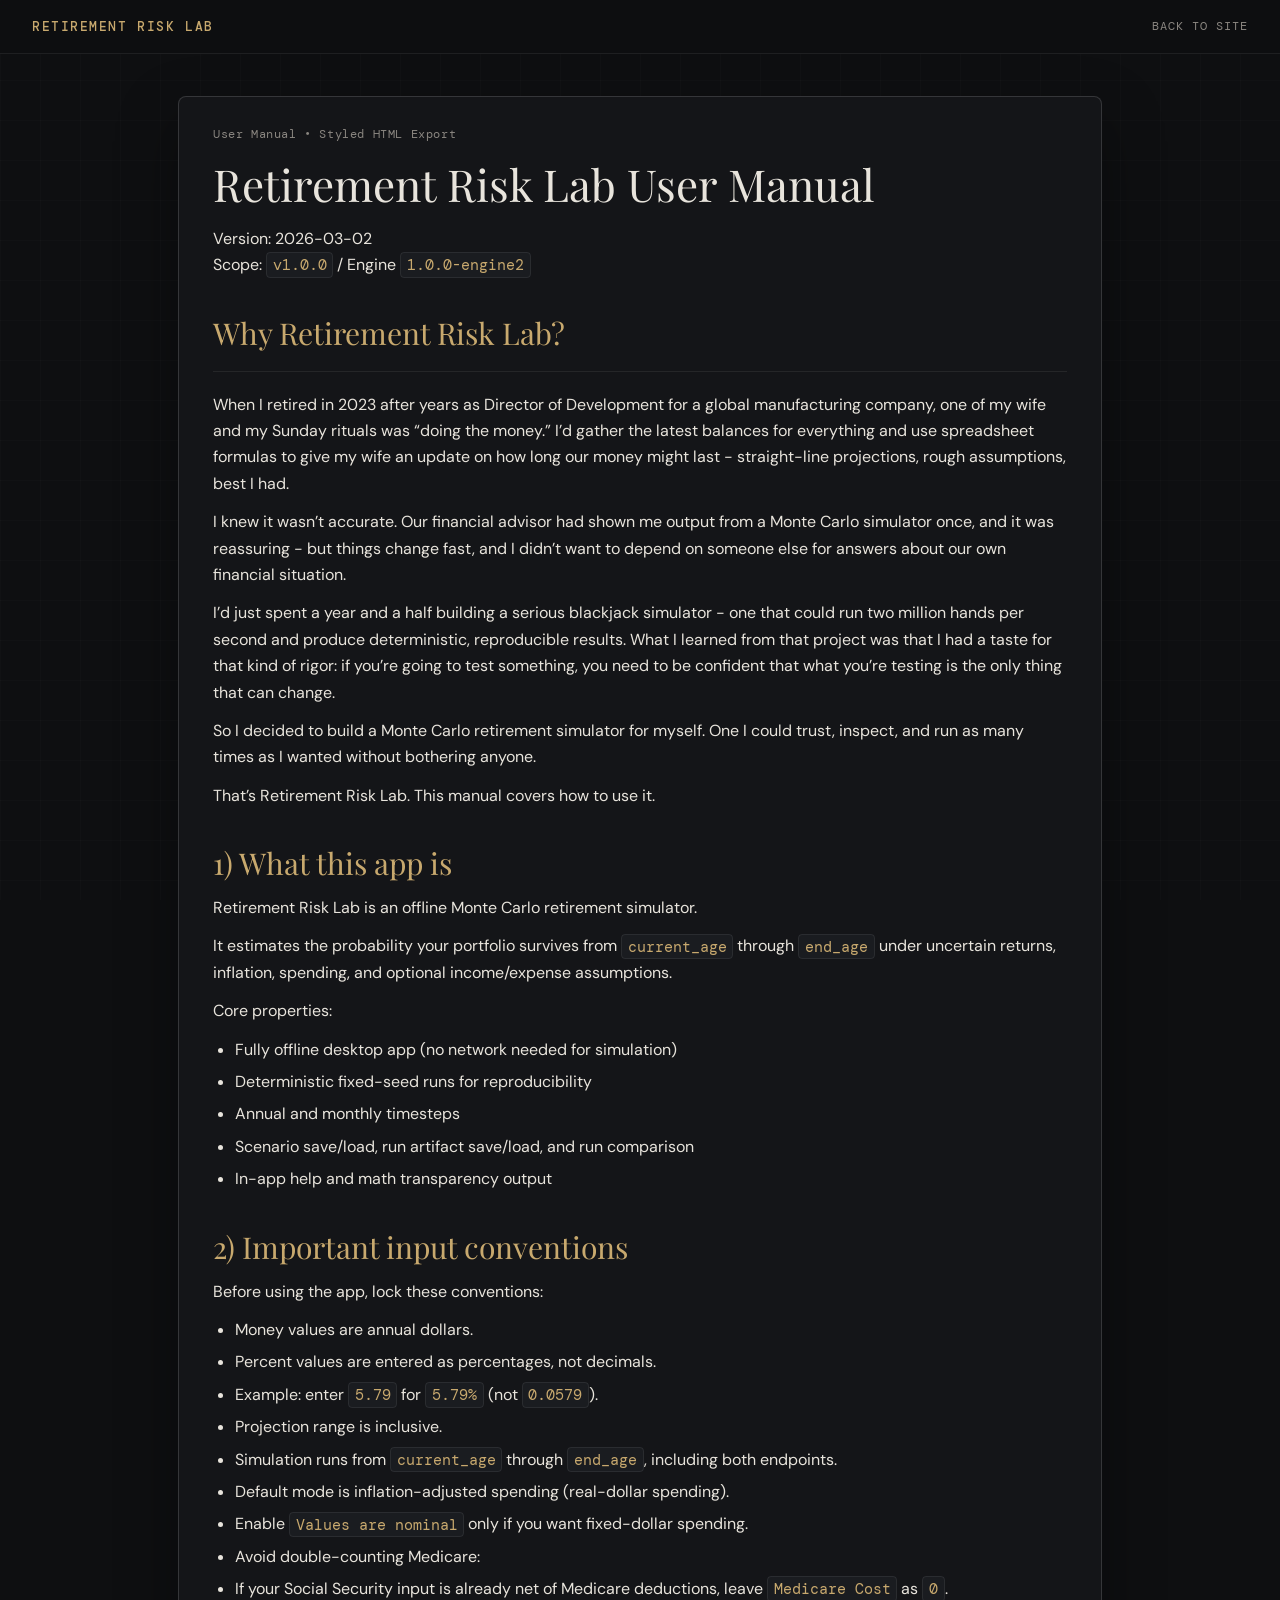
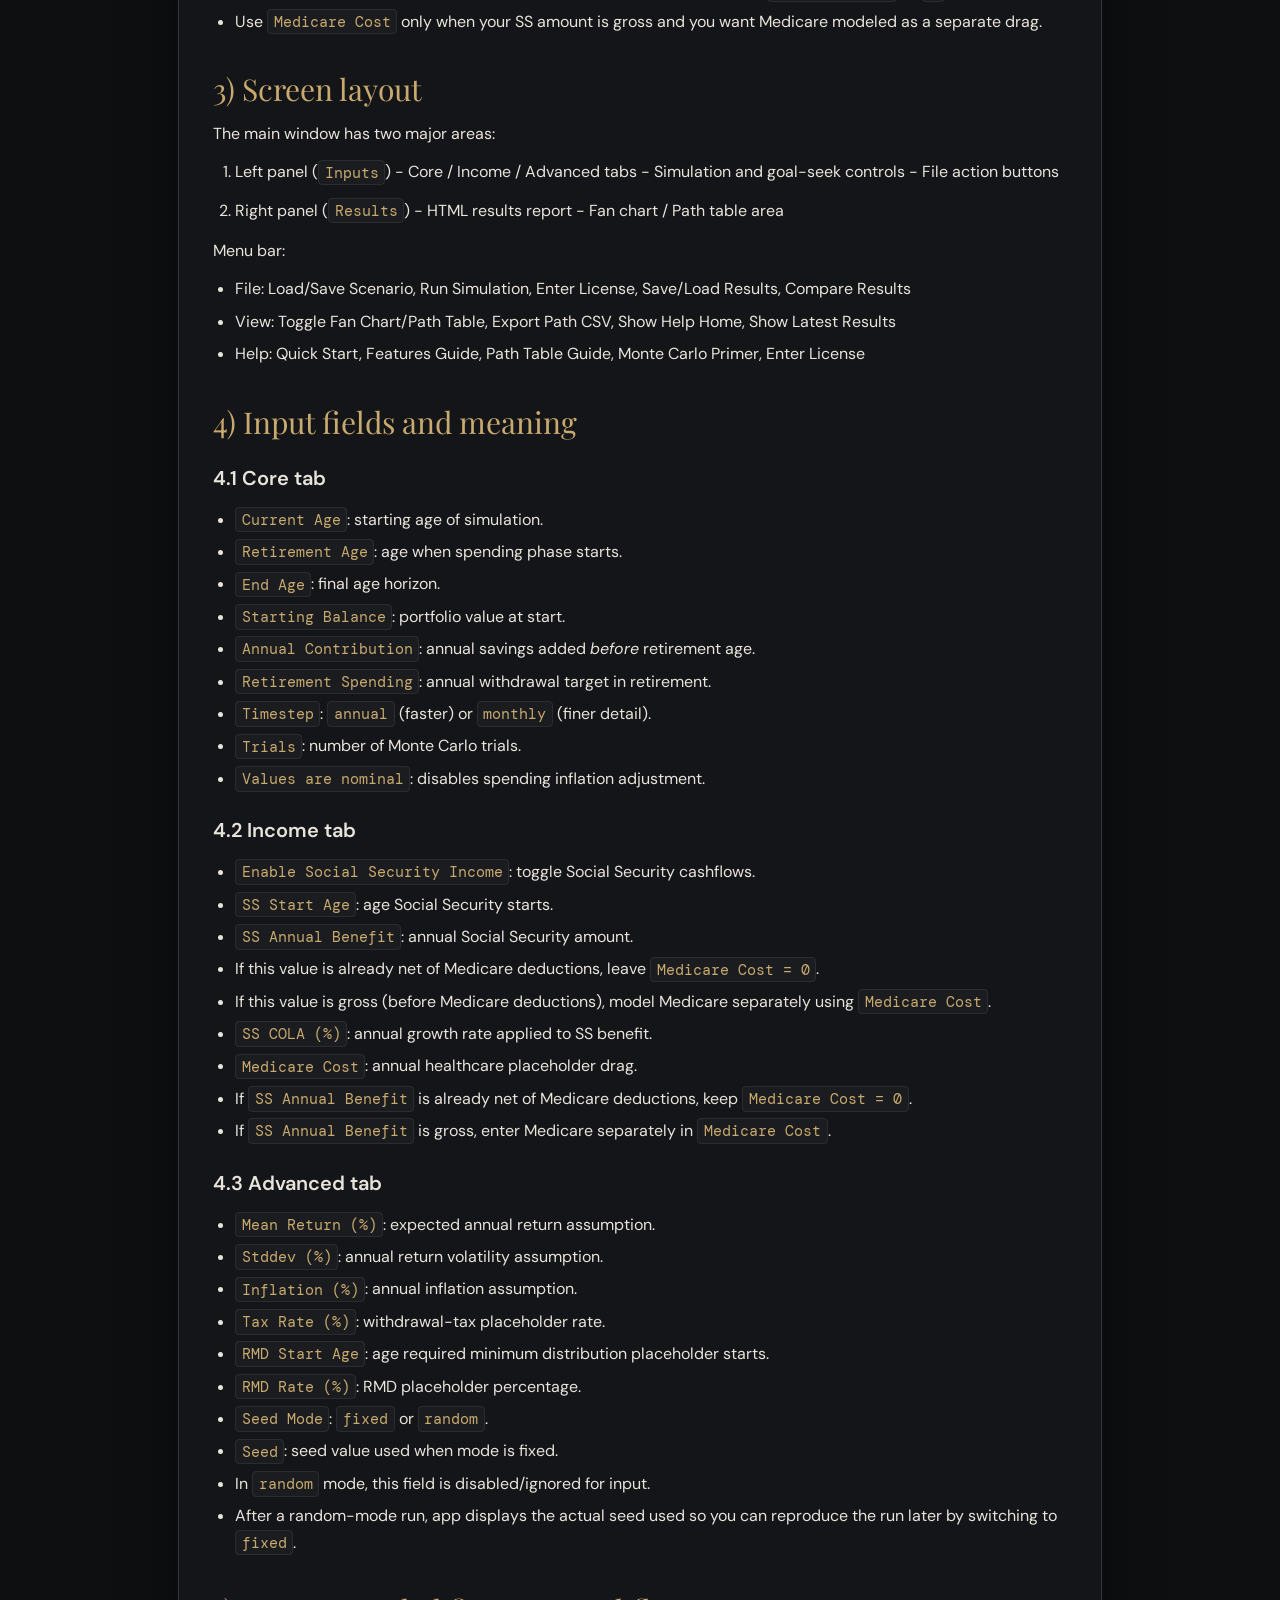
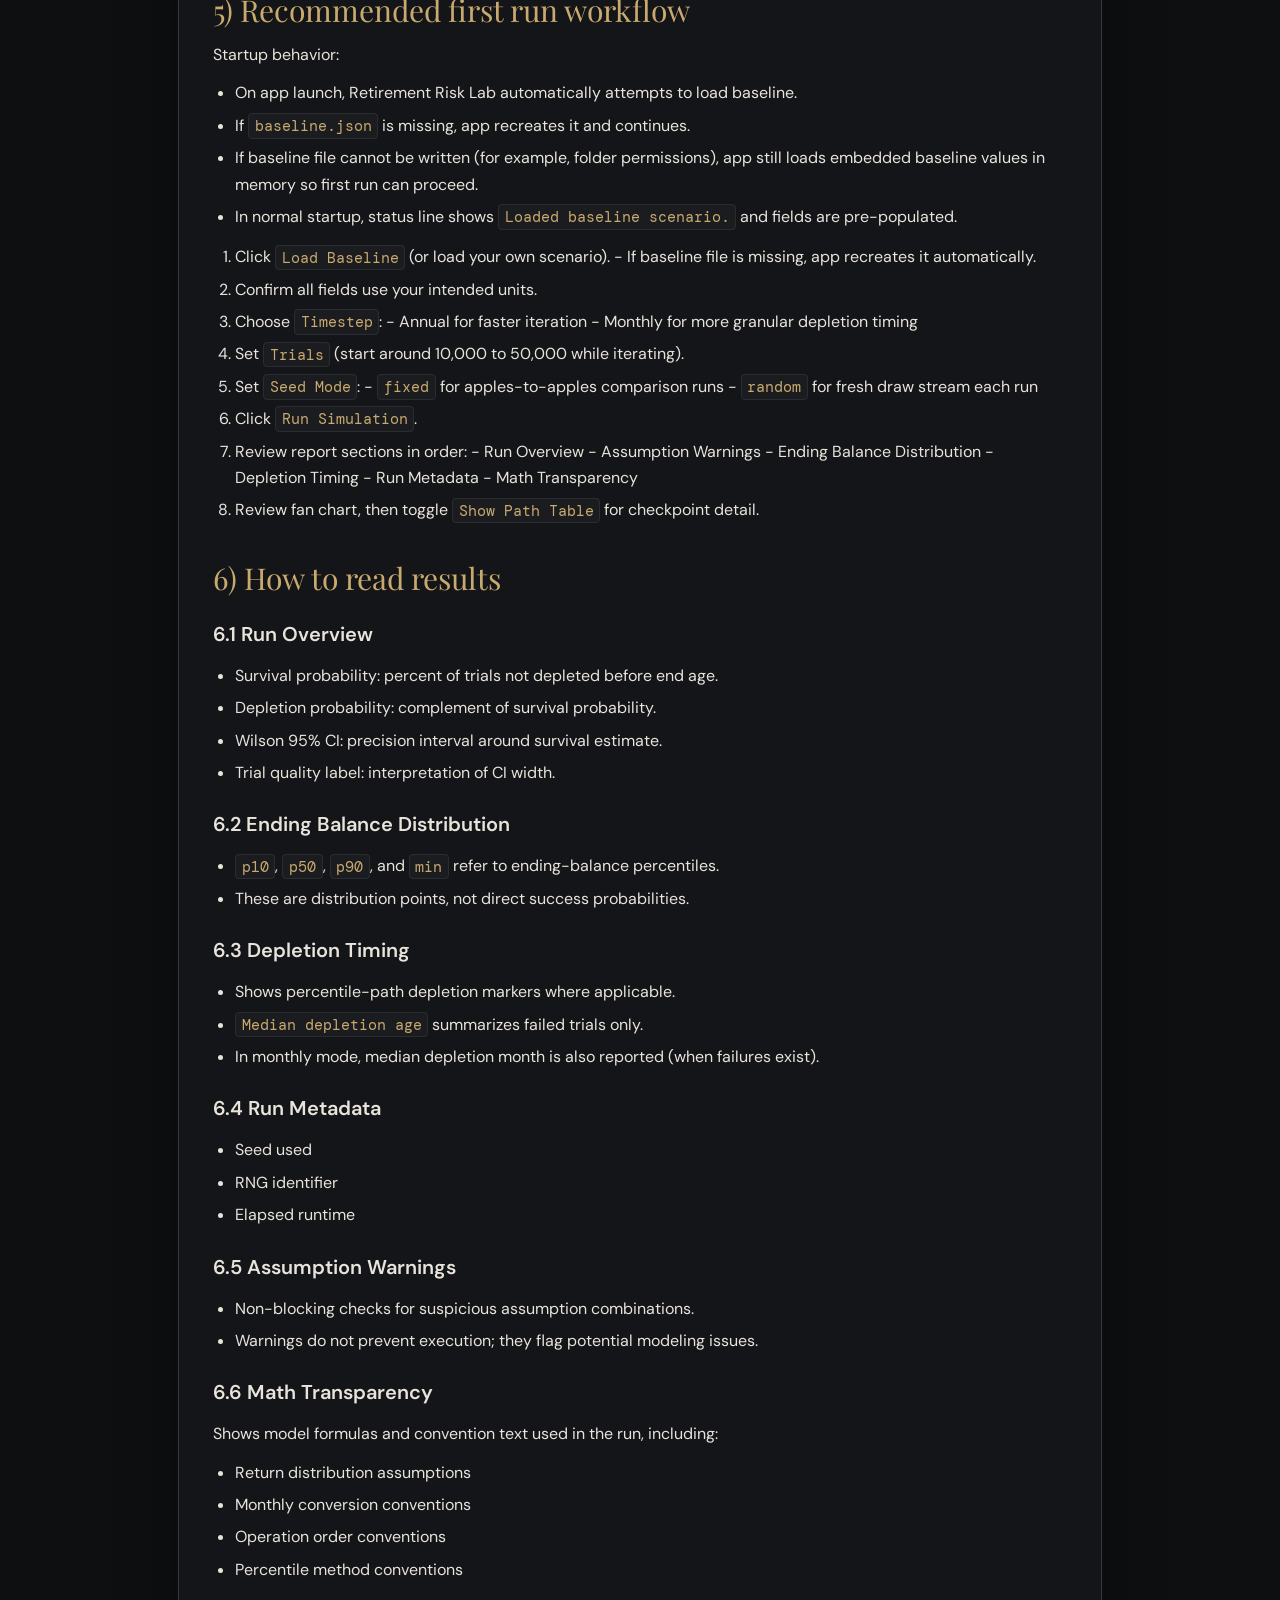
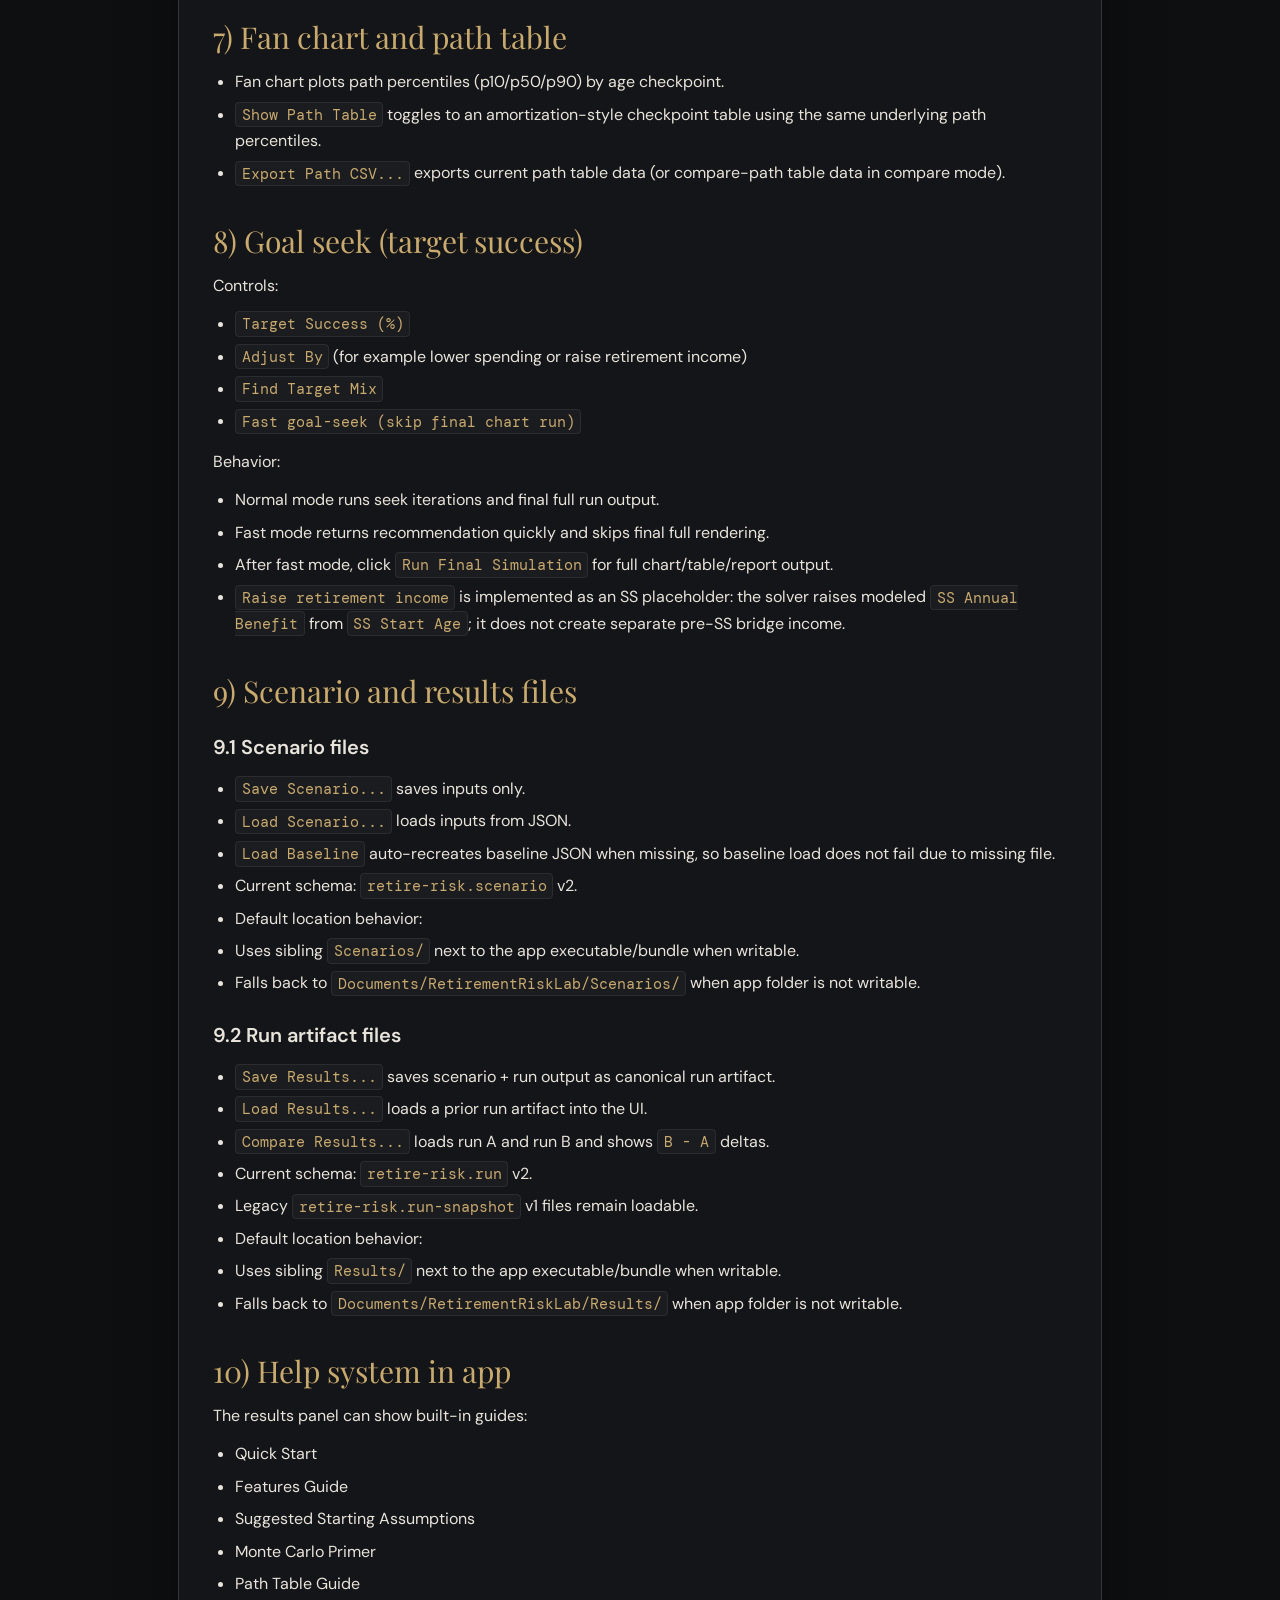
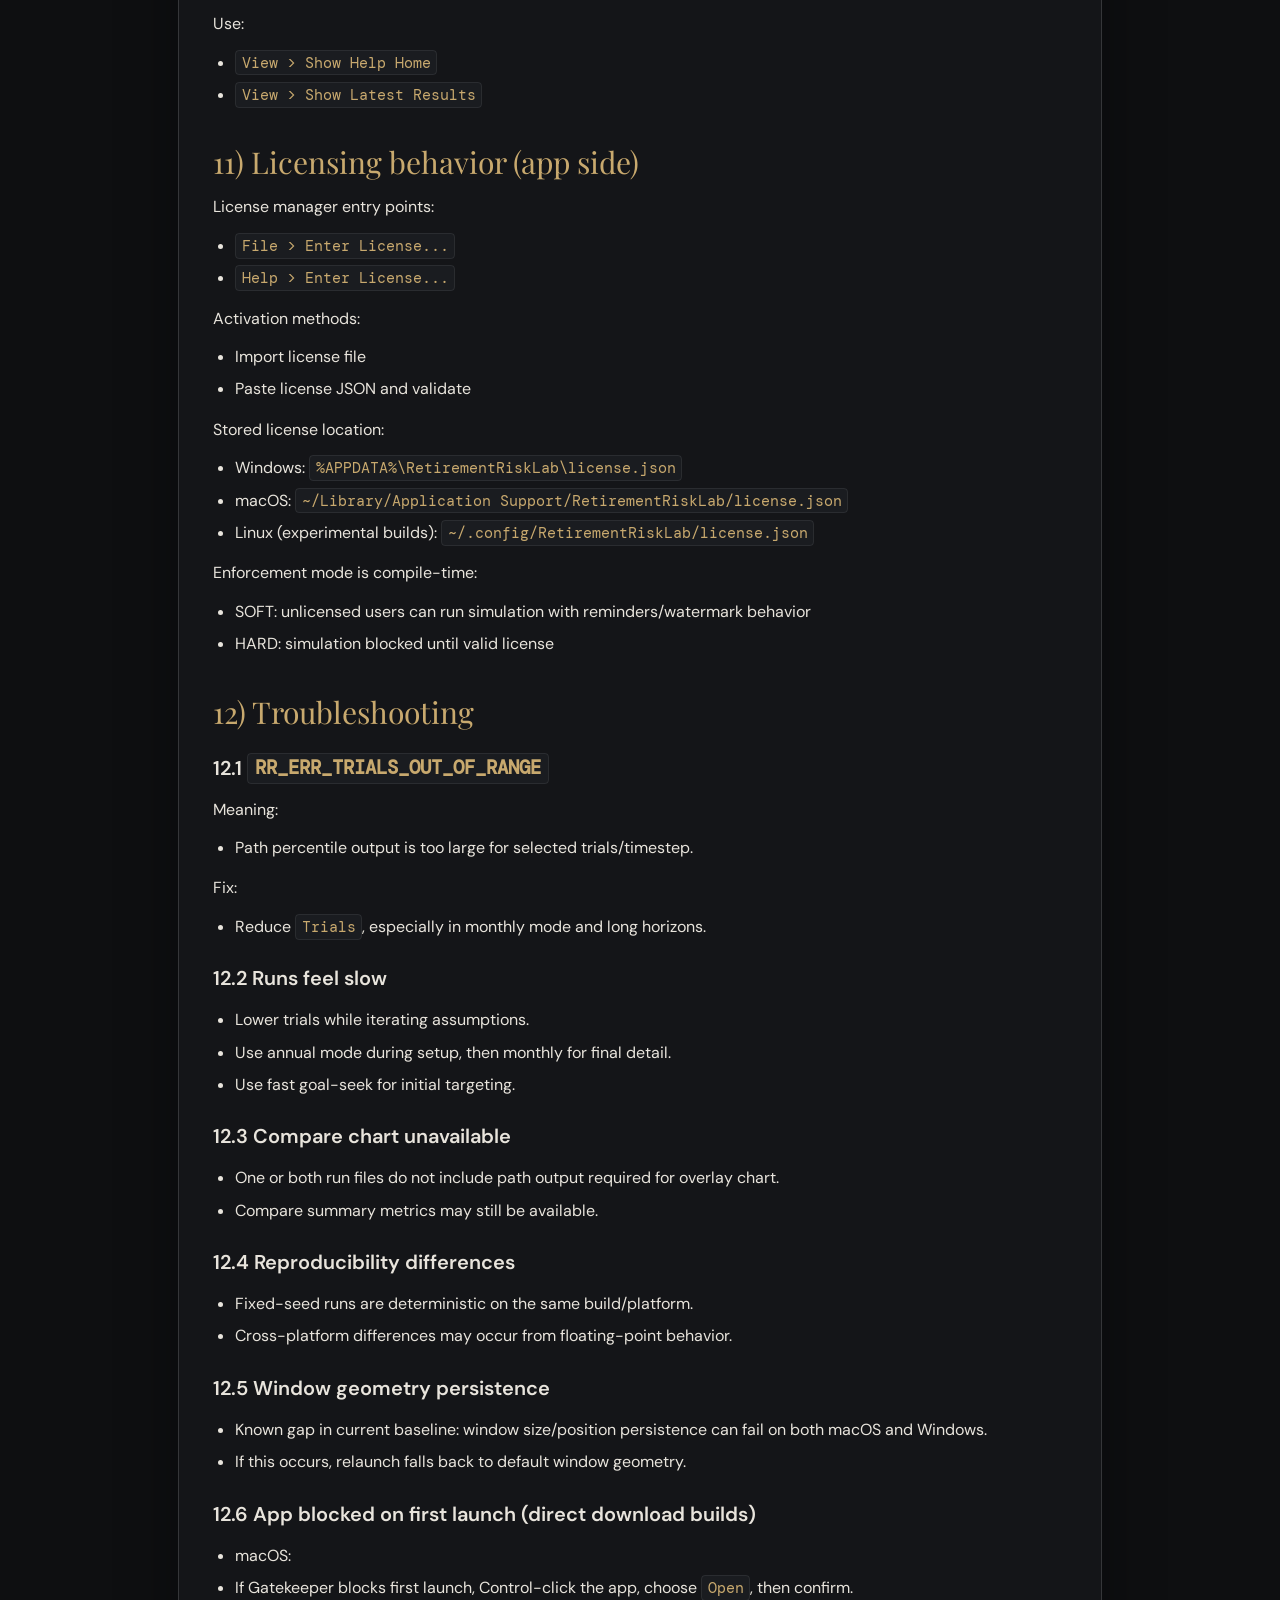
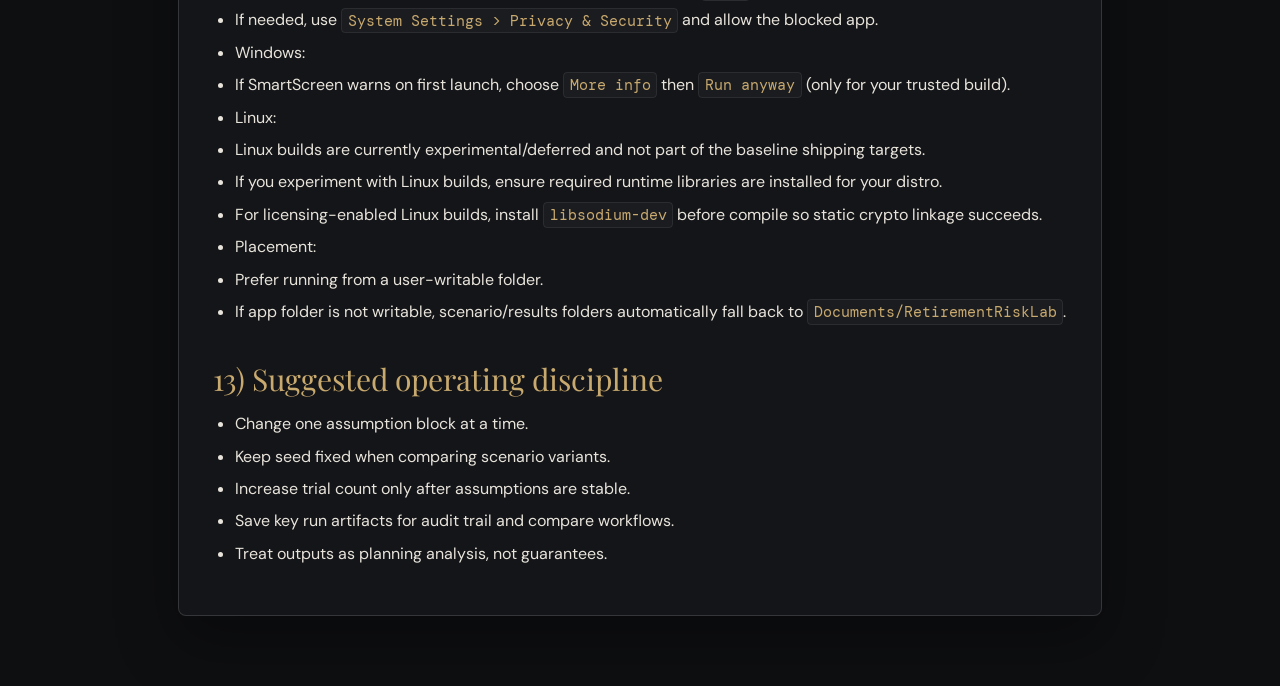
<file: RetirementRiskLab_UserManual.html>
<!DOCTYPE html>
<html lang="en">
<head>
<meta charset="UTF-8">
<meta name="viewport" content="width=device-width, initial-scale=1.0">
<title>Retirement Risk Lab — User Manual</title>
<meta name="description" content="Official user manual for Retirement Risk Lab.">
<link rel="preconnect" href="https://fonts.googleapis.com">
<link rel="preconnect" href="https://fonts.gstatic.com" crossorigin>
<link href="https://fonts.googleapis.com/css2?family=DM+Mono:ital,wght@0,300;0,400;0,500;1,300&family=DM+Sans:ital,opsz,wght@0,9..40,300;0,9..40,400;0,9..40,500;0,9..40,600;1,9..40,300&family=Playfair+Display:wght@400;500&display=swap" rel="stylesheet">
<style>
:root {
  --bg: #0e0f11;
  --bg2: #141518;
  --bg3: #1a1c20;
  --border: rgba(255,255,255,0.07);
  --border-bright: rgba(255,255,255,0.14);
  --text: #e8e4dc;
  --text-dim: #8a8680;
  --text-dimmer: #4a4845;
  --accent: #c8a96e;
  --accent-glow: rgba(200,169,110,0.08);
  --mono: 'DM Mono', monospace;
  --sans: 'DM Sans', sans-serif;
  --serif: 'Playfair Display', serif;
}

* { box-sizing: border-box; margin: 0; padding: 0; }

html { scroll-behavior: smooth; }

body {
  background: var(--bg);
  color: var(--text);
  font-family: var(--sans);
  font-size: 16px;
  line-height: 1.65;
  overflow-x: hidden;
}

body::before {
  content: '';
  position: fixed;
  inset: 0;
  background-image:
    linear-gradient(rgba(255,255,255,0.015) 1px, transparent 1px),
    linear-gradient(90deg, rgba(255,255,255,0.015) 1px, transparent 1px);
  background-size: 40px 40px;
  pointer-events: none;
  z-index: 0;
}

nav {
  position: sticky;
  top: 0;
  z-index: 100;
  padding: 16px 32px;
  display: flex;
  align-items: center;
  justify-content: space-between;
  background: rgba(14,15,17,0.9);
  backdrop-filter: blur(12px);
  border-bottom: 1px solid var(--border);
}

.nav-logo {
  font-family: var(--mono);
  font-size: 13px;
  font-weight: 500;
  letter-spacing: 0.12em;
  color: var(--accent);
  text-transform: uppercase;
  text-decoration: none;
}

.nav-link {
  font-family: var(--mono);
  font-size: 12px;
  color: var(--text-dim);
  text-decoration: none;
  letter-spacing: 0.08em;
  text-transform: uppercase;
}

.nav-link:hover { color: var(--text); }

.main {
  position: relative;
  z-index: 1;
  max-width: 980px;
  margin: 0 auto;
  padding: 42px 28px 70px;
}

.manual-card {
  background: var(--bg2);
  border: 1px solid var(--border-bright);
  border-radius: 8px;
  padding: 34px;
  box-shadow: 0 24px 60px rgba(0,0,0,0.35);
}

.manual-card h1 {
  font-family: var(--serif);
  font-size: clamp(32px, 4vw, 44px);
  font-weight: 400;
  line-height: 1.15;
  margin-bottom: 16px;
  color: var(--text);
}

.manual-card h2 {
  font-family: var(--serif);
  font-size: 30px;
  font-weight: 400;
  margin-top: 36px;
  margin-bottom: 14px;
  color: var(--accent);
  line-height: 1.2;
}

.manual-card h3 {
  font-size: 20px;
  font-weight: 600;
  margin-top: 22px;
  margin-bottom: 12px;
  color: var(--text);
}

.manual-card h4 {
  font-size: 17px;
  font-weight: 600;
  margin-top: 18px;
  margin-bottom: 10px;
  color: var(--text);
}

.manual-card p {
  margin: 12px 0;
  color: var(--text);
}

.manual-card ul,
.manual-card ol {
  margin: 10px 0 14px 22px;
}

.manual-card li {
  margin: 6px 0;
  color: var(--text);
}

.manual-card hr {
  border: none;
  border-top: 1px solid var(--border);
  margin: 20px 0;
}

.manual-card code {
  font-family: var(--mono);
  font-size: 0.93em;
  background: var(--bg3);
  border: 1px solid var(--border);
  border-radius: 4px;
  padding: 0.12em 0.38em;
  color: var(--accent);
}

.manual-card pre {
  background: var(--bg3);
  border: 1px solid var(--border);
  border-radius: 8px;
  padding: 14px;
  overflow-x: auto;
  margin: 14px 0;
}

.manual-card pre code {
  border: 0;
  background: transparent;
  padding: 0;
  color: var(--text);
}

.manual-card a {
  color: #9fc3ff;
}

.manual-meta {
  font-family: var(--mono);
  font-size: 12px;
  letter-spacing: 0.05em;
  color: var(--text-dim);
  margin-top: -6px;
  margin-bottom: 14px;
}

@media (max-width: 900px) {
  nav { padding: 14px 18px; }
  .main { padding: 24px 14px 36px; }
  .manual-card { padding: 22px 18px; }
  .manual-card h2 { font-size: 24px; }
}

/* PDF-friendly: single-flow export with no forced page breaks */
@media print {
  body { background: #fff; color: #111; }
  body::before { display: none; }
  nav { display: none; }
  .main { max-width: none; margin: 0; padding: 0; }
  .manual-card { box-shadow: none; border: 0; border-radius: 0; padding: 0; }
  .manual-card * { break-inside: auto; page-break-inside: auto; }
  [style*="page-break-after"] { display: none !important; }
}
</style>
</head>
<body>
<nav>
  <a class="nav-logo" href="index.html">Retirement Risk Lab</a>
  <a class="nav-link" href="index.html">Back To Site</a>
</nav>
<main class="main">
  <article class="manual-card">
    <div class="manual-meta">User Manual • Styled HTML Export</div>
    <h1 id="retirement-risk-lab-user-manual">Retirement Risk Lab User Manual</h1>
<p>Version: 2026-03-02<br />
Scope: <code>v1.0.0</code> / Engine <code>1.0.0-engine2</code></p>
<h2 id="why-retirement-risk-lab">Why Retirement Risk Lab?</h2>
<hr />
<p>When I retired in 2023 after years as Director of Development for a global manufacturing company, one of my wife and my Sunday rituals was &ldquo;doing the money.&rdquo; I&rsquo;d gather the latest balances for everything and use spreadsheet formulas to give my wife an update on how long our money might last - straight-line projections, rough assumptions, best I had.</p>
<p>I knew it wasn&rsquo;t accurate. Our financial advisor had shown me output from a Monte Carlo simulator once, and it was reassuring - but things change fast, and I didn&rsquo;t want to depend on someone else for answers about our own financial situation.</p>
<p>I&rsquo;d just spent a year and a half building a serious blackjack simulator - one that could run two million hands per second and produce deterministic, reproducible results. What I learned from that project was that I had a taste for that kind of rigor: if you&rsquo;re going to test something, you need to be confident that what you&rsquo;re testing is the only thing that can change.</p>
<p>So I decided to build a Monte Carlo retirement simulator for myself. One I could trust, inspect, and run as many times as I wanted without bothering anyone.</p>
<p>That&rsquo;s Retirement Risk Lab. This manual covers how to use it.</p>
<h2 id="1-what-this-app-is">1) What this app is</h2>
<p>Retirement Risk Lab is an offline Monte Carlo retirement simulator.</p>
<p>It estimates the probability your portfolio survives from <code>current_age</code> through <code>end_age</code> under uncertain returns, inflation, spending, and optional income/expense assumptions.</p>
<p>Core properties:</p>
<ul>
<li>Fully offline desktop app (no network needed for simulation)</li>
<li>Deterministic fixed-seed runs for reproducibility</li>
<li>Annual and monthly timesteps</li>
<li>Scenario save/load, run artifact save/load, and run comparison</li>
<li>In-app help and math transparency output</li>
</ul>
<h2 id="2-important-input-conventions">2) Important input conventions</h2>
<p>Before using the app, lock these conventions:</p>
<ul>
<li>Money values are annual dollars.</li>
<li>Percent values are entered as percentages, not decimals.</li>
<li>Example: enter <code>5.79</code> for <code>5.79%</code> (not <code>0.0579</code>).</li>
<li>Projection range is inclusive.</li>
<li>Simulation runs from <code>current_age</code> through <code>end_age</code>, including both endpoints.</li>
<li>Default mode is inflation-adjusted spending (real-dollar spending).</li>
<li>Enable <code>Values are nominal</code> only if you want fixed-dollar spending.</li>
<li>Avoid double-counting Medicare:</li>
<li>If your Social Security input is already net of Medicare deductions, leave <code>Medicare Cost</code> as <code>0</code>.</li>
<li>Use <code>Medicare Cost</code> only when your SS amount is gross and you want Medicare modeled as a separate drag.</li>
</ul>
<h2 id="3-screen-layout">3) Screen layout</h2>
<p>The main window has two major areas:</p>
<ol>
<li>
<p>Left panel (<code>Inputs</code>)
- Core / Income / Advanced tabs
- Simulation and goal-seek controls
- File action buttons</p>
</li>
<li>
<p>Right panel (<code>Results</code>)
- HTML results report
- Fan chart / Path table area</p>
</li>
</ol>
<p>Menu bar:</p>
<ul>
<li>File: Load/Save Scenario, Run Simulation, Enter License, Save/Load Results, Compare Results</li>
<li>View: Toggle Fan Chart/Path Table, Export Path CSV, Show Help Home, Show Latest Results</li>
<li>Help: Quick Start, Features Guide, Path Table Guide, Monte Carlo Primer, Enter License</li>
</ul>
<h2 id="4-input-fields-and-meaning">4) Input fields and meaning</h2>
<h3 id="41-core-tab">4.1 Core tab</h3>
<ul>
<li><code>Current Age</code>: starting age of simulation.</li>
<li><code>Retirement Age</code>: age when spending phase starts.</li>
<li><code>End Age</code>: final age horizon.</li>
<li><code>Starting Balance</code>: portfolio value at start.</li>
<li><code>Annual Contribution</code>: annual savings added <em>before</em> retirement age.</li>
<li><code>Retirement Spending</code>: annual withdrawal target in retirement.</li>
<li><code>Timestep</code>: <code>annual</code> (faster) or <code>monthly</code> (finer detail).</li>
<li><code>Trials</code>: number of Monte Carlo trials.</li>
<li><code>Values are nominal</code>: disables spending inflation adjustment.</li>
</ul>
<h3 id="42-income-tab">4.2 Income tab</h3>
<ul>
<li><code>Enable Social Security Income</code>: toggle Social Security cashflows.</li>
<li><code>SS Start Age</code>: age Social Security starts.</li>
<li><code>SS Annual Benefit</code>: annual Social Security amount.</li>
<li>If this value is already net of Medicare deductions, leave <code>Medicare Cost = 0</code>.</li>
<li>If this value is gross (before Medicare deductions), model Medicare separately using <code>Medicare Cost</code>.</li>
<li><code>SS COLA (%)</code>: annual growth rate applied to SS benefit.</li>
<li><code>Medicare Cost</code>: annual healthcare placeholder drag.</li>
<li>If <code>SS Annual Benefit</code> is already net of Medicare deductions, keep <code>Medicare Cost = 0</code>.</li>
<li>If <code>SS Annual Benefit</code> is gross, enter Medicare separately in <code>Medicare Cost</code>.</li>
</ul>
<h3 id="43-advanced-tab">4.3 Advanced tab</h3>
<ul>
<li><code>Mean Return (%)</code>: expected annual return assumption.</li>
<li><code>Stddev (%)</code>: annual return volatility assumption.</li>
<li><code>Inflation (%)</code>: annual inflation assumption.</li>
<li><code>Tax Rate (%)</code>: withdrawal-tax placeholder rate.</li>
<li><code>RMD Start Age</code>: age required minimum distribution placeholder starts.</li>
<li><code>RMD Rate (%)</code>: RMD placeholder percentage.</li>
<li><code>Seed Mode</code>: <code>fixed</code> or <code>random</code>.</li>
<li><code>Seed</code>: seed value used when mode is fixed.</li>
<li>In <code>random</code> mode, this field is disabled/ignored for input.</li>
<li>After a random-mode run, app displays the actual seed used so you can reproduce the run later by switching to <code>fixed</code>.</li>
</ul>
<h2 id="5-recommended-first-run-workflow">5) Recommended first run workflow</h2>
<p>Startup behavior:</p>
<ul>
<li>On app launch, Retirement Risk Lab automatically attempts to load baseline.</li>
<li>If <code>baseline.json</code> is missing, app recreates it and continues.</li>
<li>If baseline file cannot be written (for example, folder permissions), app still loads embedded baseline values in memory so first run can proceed.</li>
<li>In normal startup, status line shows <code>Loaded baseline scenario.</code> and fields are pre-populated.</li>
</ul>
<ol>
<li>Click <code>Load Baseline</code> (or load your own scenario).
   - If baseline file is missing, app recreates it automatically.</li>
<li>Confirm all fields use your intended units.</li>
<li>Choose <code>Timestep</code>:
- Annual for faster iteration
- Monthly for more granular depletion timing</li>
<li>Set <code>Trials</code> (start around 10,000 to 50,000 while iterating).</li>
<li>Set <code>Seed Mode</code>:
- <code>fixed</code> for apples-to-apples comparison runs
- <code>random</code> for fresh draw stream each run</li>
<li>Click <code>Run Simulation</code>.</li>
<li>Review report sections in order:
- Run Overview
- Assumption Warnings
- Ending Balance Distribution
- Depletion Timing
- Run Metadata
- Math Transparency</li>
<li>Review fan chart, then toggle <code>Show Path Table</code> for checkpoint detail.</li>
</ol>
<h2 id="6-how-to-read-results">6) How to read results</h2>
<h3 id="61-run-overview">6.1 Run Overview</h3>
<ul>
<li>Survival probability: percent of trials not depleted before end age.</li>
<li>Depletion probability: complement of survival probability.</li>
<li>Wilson 95% CI: precision interval around survival estimate.</li>
<li>Trial quality label: interpretation of CI width.</li>
</ul>
<h3 id="62-ending-balance-distribution">6.2 Ending Balance Distribution</h3>
<ul>
<li><code>p10</code>, <code>p50</code>, <code>p90</code>, and <code>min</code> refer to ending-balance percentiles.</li>
<li>These are distribution points, not direct success probabilities.</li>
</ul>
<h3 id="63-depletion-timing">6.3 Depletion Timing</h3>
<ul>
<li>Shows percentile-path depletion markers where applicable.</li>
<li><code>Median depletion age</code> summarizes failed trials only.</li>
<li>In monthly mode, median depletion month is also reported (when failures exist).</li>
</ul>
<h3 id="64-run-metadata">6.4 Run Metadata</h3>
<ul>
<li>Seed used</li>
<li>RNG identifier</li>
<li>Elapsed runtime</li>
</ul>
<h3 id="65-assumption-warnings">6.5 Assumption Warnings</h3>
<ul>
<li>Non-blocking checks for suspicious assumption combinations.</li>
<li>Warnings do not prevent execution; they flag potential modeling issues.</li>
</ul>
<h3 id="66-math-transparency">6.6 Math Transparency</h3>
<p>Shows model formulas and convention text used in the run, including:</p>
<ul>
<li>Return distribution assumptions</li>
<li>Monthly conversion conventions</li>
<li>Operation order conventions</li>
<li>Percentile method conventions</li>
</ul>
<h2 id="7-fan-chart-and-path-table">7) Fan chart and path table</h2>
<ul>
<li>Fan chart plots path percentiles (p10/p50/p90) by age checkpoint.</li>
<li><code>Show Path Table</code> toggles to an amortization-style checkpoint table using the same underlying path percentiles.</li>
<li><code>Export Path CSV...</code> exports current path table data (or compare-path table data in compare mode).</li>
</ul>
<h2 id="8-goal-seek-target-success">8) Goal seek (target success)</h2>
<p>Controls:</p>
<ul>
<li><code>Target Success (%)</code></li>
<li><code>Adjust By</code> (for example lower spending or raise retirement income)</li>
<li><code>Find Target Mix</code></li>
<li><code>Fast goal-seek (skip final chart run)</code></li>
</ul>
<p>Behavior:</p>
<ul>
<li>Normal mode runs seek iterations and final full run output.</li>
<li>Fast mode returns recommendation quickly and skips final full rendering.</li>
<li>After fast mode, click <code>Run Final Simulation</code> for full chart/table/report output.</li>
<li><code>Raise retirement income</code> is implemented as an SS placeholder: the solver raises modeled <code>SS Annual Benefit</code> from <code>SS Start Age</code>; it does not create separate pre-SS bridge income.</li>
</ul>
<h2 id="9-scenario-and-results-files">9) Scenario and results files</h2>
<h3 id="91-scenario-files">9.1 Scenario files</h3>
<ul>
<li><code>Save Scenario...</code> saves inputs only.</li>
<li><code>Load Scenario...</code> loads inputs from JSON.</li>
<li><code>Load Baseline</code> auto-recreates baseline JSON when missing, so baseline load does not fail due to missing file.</li>
<li>Current schema: <code>retire-risk.scenario</code> v2.</li>
<li>Default location behavior:</li>
<li>Uses sibling <code>Scenarios/</code> next to the app executable/bundle when writable.</li>
<li>Falls back to <code>Documents/RetirementRiskLab/Scenarios/</code> when app folder is not writable.</li>
</ul>
<h3 id="92-run-artifact-files">9.2 Run artifact files</h3>
<ul>
<li><code>Save Results...</code> saves scenario + run output as canonical run artifact.</li>
<li><code>Load Results...</code> loads a prior run artifact into the UI.</li>
<li><code>Compare Results...</code> loads run A and run B and shows <code>B - A</code> deltas.</li>
<li>Current schema: <code>retire-risk.run</code> v2.</li>
<li>Legacy <code>retire-risk.run-snapshot</code> v1 files remain loadable.</li>
<li>Default location behavior:</li>
<li>Uses sibling <code>Results/</code> next to the app executable/bundle when writable.</li>
<li>Falls back to <code>Documents/RetirementRiskLab/Results/</code> when app folder is not writable.</li>
</ul>
<h2 id="10-help-system-in-app">10) Help system in app</h2>
<p>The results panel can show built-in guides:</p>
<ul>
<li>Quick Start</li>
<li>Features Guide</li>
<li>Suggested Starting Assumptions</li>
<li>Monte Carlo Primer</li>
<li>Path Table Guide</li>
</ul>
<p>Use:</p>
<ul>
<li><code>View &gt; Show Help Home</code></li>
<li><code>View &gt; Show Latest Results</code></li>
</ul>
<h2 id="11-licensing-behavior-app-side">11) Licensing behavior (app side)</h2>
<p>License manager entry points:</p>
<ul>
<li><code>File &gt; Enter License...</code></li>
<li><code>Help &gt; Enter License...</code></li>
</ul>
<p>Activation methods:</p>
<ul>
<li>Import license file</li>
<li>Paste license JSON and validate</li>
</ul>
<p>Stored license location:</p>
<ul>
<li>Windows: <code>%APPDATA%\RetirementRiskLab\license.json</code></li>
<li>macOS: <code>~/Library/Application Support/RetirementRiskLab/license.json</code></li>
<li>Linux (experimental builds): <code>~/.config/RetirementRiskLab/license.json</code></li>
</ul>
<p>Enforcement mode is compile-time:</p>
<ul>
<li>SOFT: unlicensed users can run simulation with reminders/watermark behavior</li>
<li>HARD: simulation blocked until valid license</li>
</ul>
<h2 id="12-troubleshooting">12) Troubleshooting</h2>
<h3 id="121-rr_err_trials_out_of_range">12.1 <code>RR_ERR_TRIALS_OUT_OF_RANGE</code></h3>
<p>Meaning:</p>
<ul>
<li>Path percentile output is too large for selected trials/timestep.</li>
</ul>
<p>Fix:</p>
<ul>
<li>Reduce <code>Trials</code>, especially in monthly mode and long horizons.</li>
</ul>
<h3 id="122-runs-feel-slow">12.2 Runs feel slow</h3>
<ul>
<li>Lower trials while iterating assumptions.</li>
<li>Use annual mode during setup, then monthly for final detail.</li>
<li>Use fast goal-seek for initial targeting.</li>
</ul>
<h3 id="123-compare-chart-unavailable">12.3 Compare chart unavailable</h3>
<ul>
<li>One or both run files do not include path output required for overlay chart.</li>
<li>Compare summary metrics may still be available.</li>
</ul>
<h3 id="124-reproducibility-differences">12.4 Reproducibility differences</h3>
<ul>
<li>Fixed-seed runs are deterministic on the same build/platform.</li>
<li>Cross-platform differences may occur from floating-point behavior.</li>
</ul>
<h3 id="125-window-geometry-persistence">12.5 Window geometry persistence</h3>
<ul>
<li>Known gap in current baseline: window size/position persistence can fail on both macOS and Windows.</li>
<li>If this occurs, relaunch falls back to default window geometry.</li>
</ul>
<h3 id="126-app-blocked-on-first-launch-direct-download-builds">12.6 App blocked on first launch (direct download builds)</h3>
<ul>
<li>macOS:</li>
<li>If Gatekeeper blocks first launch, Control-click the app, choose <code>Open</code>, then confirm.</li>
<li>If needed, use <code>System Settings &gt; Privacy &amp; Security</code> and allow the blocked app.</li>
<li>Windows:</li>
<li>If SmartScreen warns on first launch, choose <code>More info</code> then <code>Run anyway</code> (only for your trusted build).</li>
<li>Linux:</li>
<li>Linux builds are currently experimental/deferred and not part of the baseline shipping targets.</li>
<li>If you experiment with Linux builds, ensure required runtime libraries are installed for your distro.</li>
<li>For licensing-enabled Linux builds, install <code>libsodium-dev</code> before compile so static crypto linkage succeeds.</li>
<li>Placement:</li>
<li>Prefer running from a user-writable folder.</li>
<li>If app folder is not writable, scenario/results folders automatically fall back to <code>Documents/RetirementRiskLab</code>.</li>
</ul>
<h2 id="13-suggested-operating-discipline">13) Suggested operating discipline</h2>
<ul>
<li>Change one assumption block at a time.</li>
<li>Keep seed fixed when comparing scenario variants.</li>
<li>Increase trial count only after assumptions are stable.</li>
<li>Save key run artifacts for audit trail and compare workflows.</li>
<li>Treat outputs as planning analysis, not guarantees.</li>
</ul>
  </article>
</main>
</body>
</html>
</file>
